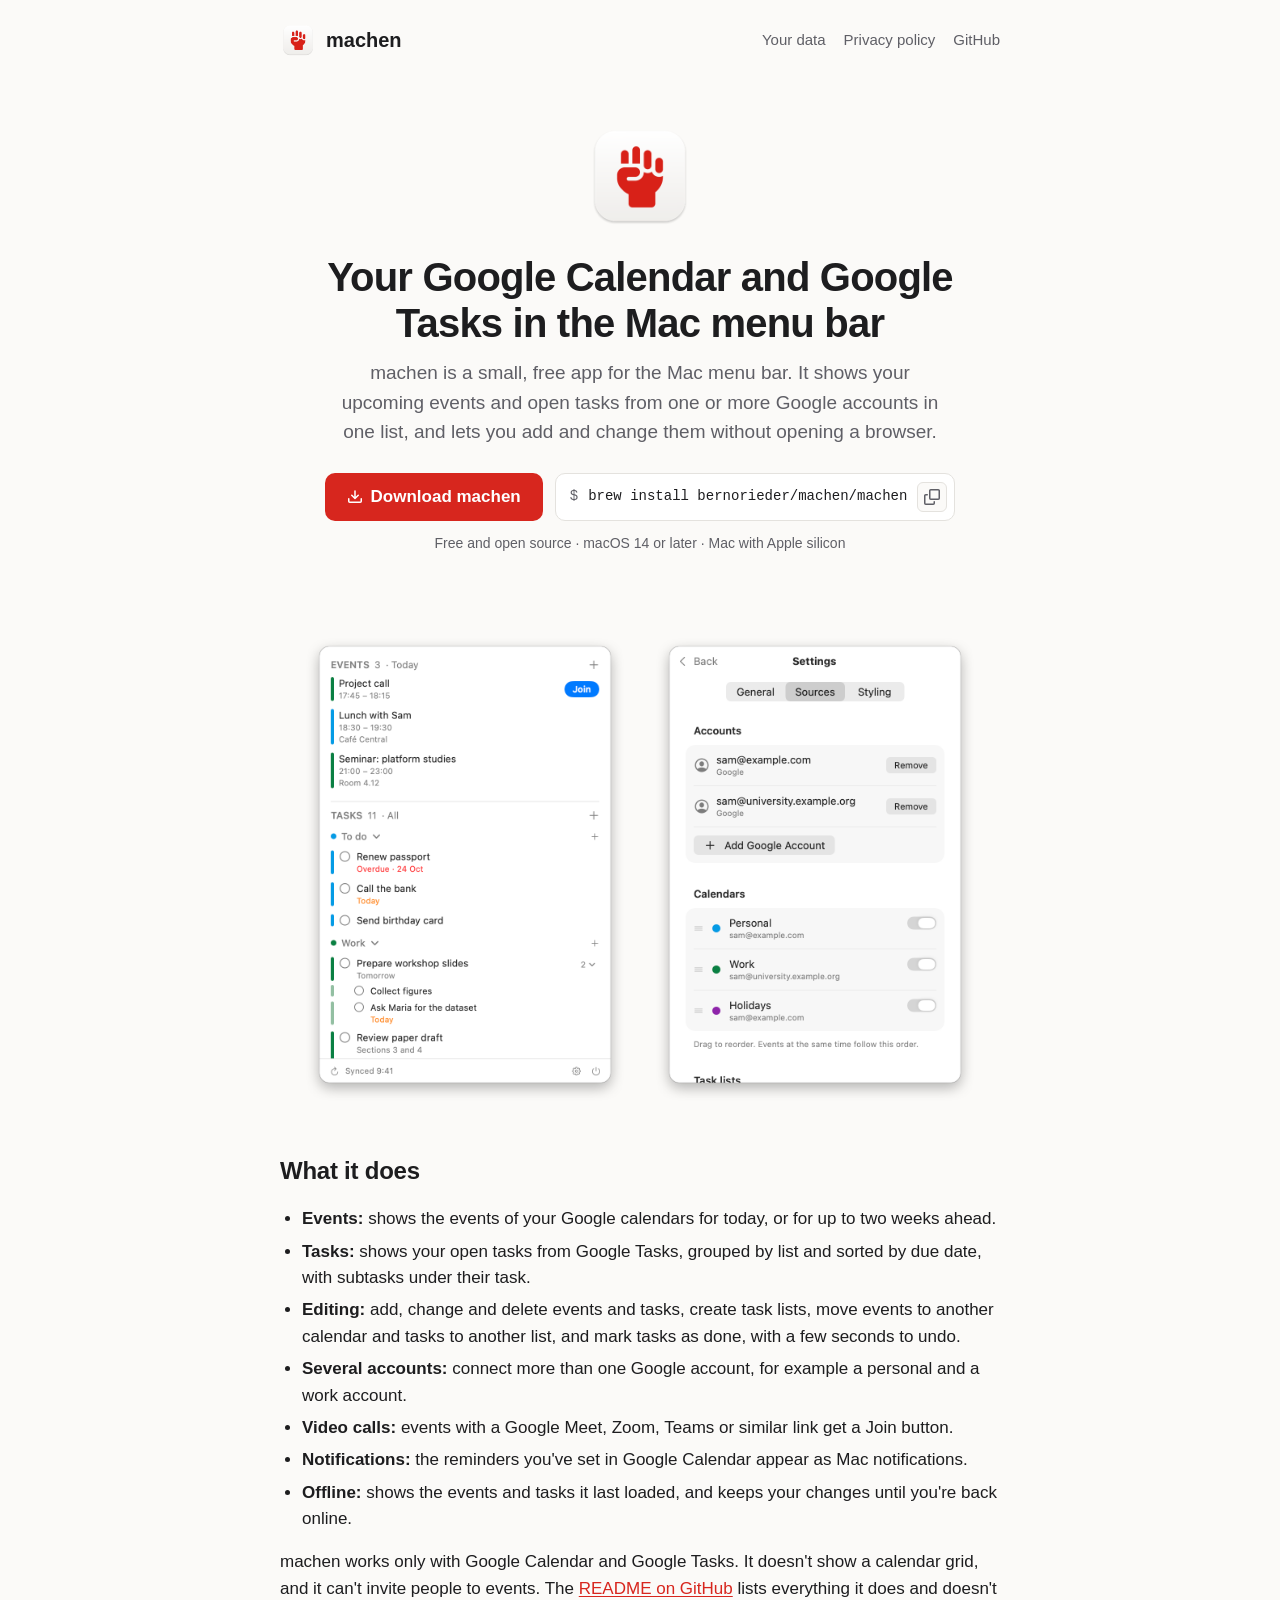
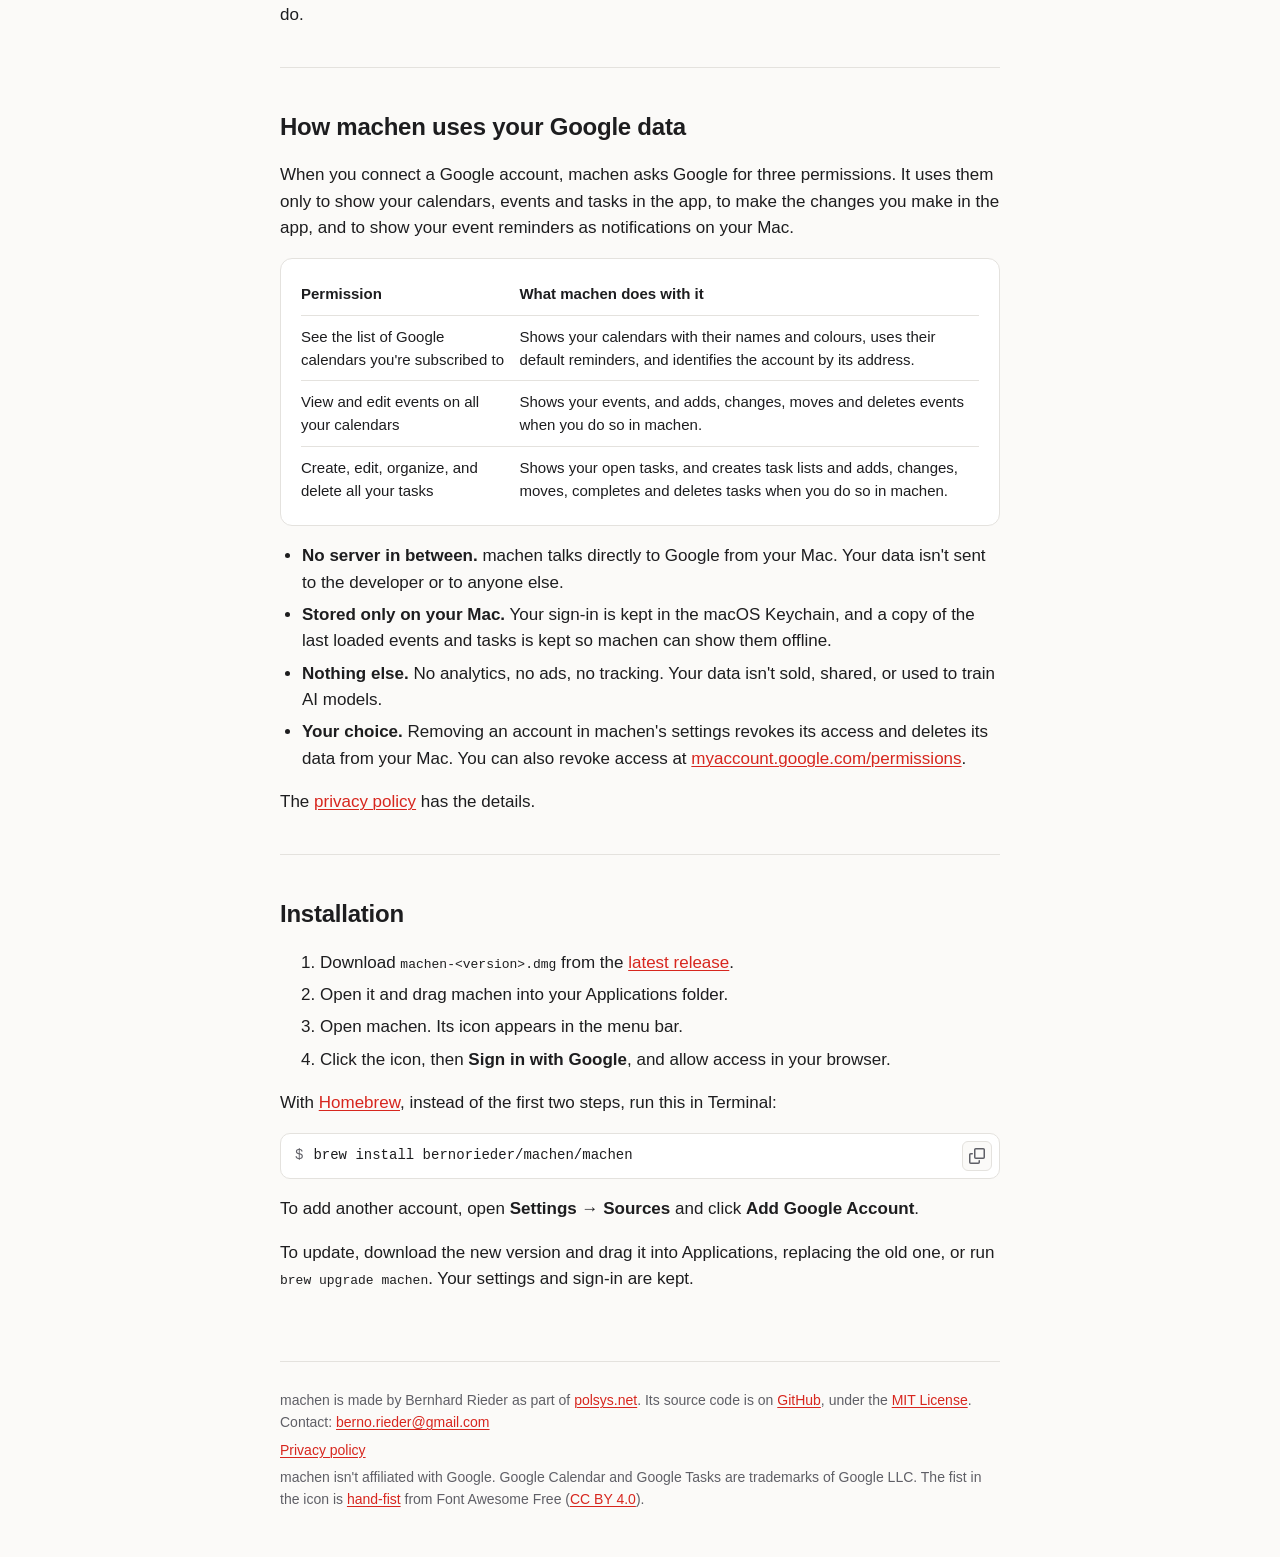
<file: docs/index.html>
<!doctype html>
<html lang="en">
<head>
  <meta charset="utf-8">
  <meta name="viewport" content="width=device-width, initial-scale=1">
  <title>machen – Google Calendar and Google Tasks in the Mac menu bar</title>
  <meta name="description" content="machen is a free Mac menu bar app that shows your Google Calendar events and Google Tasks in one list, and lets you add and change them.">
  <link rel="icon" href="icon.png">
  <link rel="stylesheet" href="site.css">
</head>
<body>
  <div class="wrap">
    <header class="site">
      <a class="brand" href="./"><img src="icon.png" alt="">machen</a>
      <nav>
        <a href="#your-google-data">Your data</a>
        <a href="privacy.html">Privacy policy</a>
        <a href="https://github.com/bernorieder/machen">GitHub</a>
      </nav>
    </header>

    <main>
      <div class="hero">
        <img class="icon" src="icon.png" alt="machen app icon: a red raised fist on a white tile">
        <h1>Your Google Calendar and Google Tasks in the Mac menu bar</h1>
        <p class="lead">machen is a small, free app for the Mac menu bar. It shows your upcoming events and open tasks from one or more Google accounts in one list, and lets you add and change them without opening a browser.</p>
        <div class="get">
          <a class="button" href="https://github.com/bernorieder/machen/releases/latest"><svg viewBox="0 0 16 16" aria-hidden="true"><path d="M2.75 14A1.75 1.75 0 0 1 1 12.25v-2.5a.75.75 0 0 1 1.5 0v2.5c0 .138.112.25.25.25h10.5a.25.25 0 0 0 .25-.25v-2.5a.75.75 0 0 1 1.5 0v2.5A1.75 1.75 0 0 1 13.25 14Z"/><path d="M7.25 7.689V2a.75.75 0 0 1 1.5 0v5.689l1.97-1.969a.749.749 0 1 1 1.06 1.06l-3.25 3.25a.749.749 0 0 1-1.06 0L4.22 6.78a.749.749 0 1 1 1.06-1.06l1.97 1.969Z"/></svg>Download machen</a>
          <span class="command" title="Install with Homebrew"><span class="prompt" aria-hidden="true">$</span><code>brew install bernorieder/machen/machen</code></span>
        </div>
        <p class="small">Free and open source · macOS 14 or later · Mac with Apple silicon</p>
      </div>

      <div class="shots">
        <picture>
          <source srcset="screenshots/agenda-dark.png" media="(prefers-color-scheme: dark)">
          <img src="screenshots/agenda-light.png" width="408" height="588" alt="machen's list: today's events, then open tasks grouped by list, with subtasks indented">
        </picture>
        <picture>
          <source srcset="screenshots/settings-sources-dark.png" media="(prefers-color-scheme: dark)">
          <img src="screenshots/settings-sources.png" width="408" height="588" alt="machen's settings: two Google accounts, then calendars and task lists with switches and colours">
        </picture>
      </div>

      <section>
        <h2>What it does</h2>
        <ul>
          <li><strong>Events:</strong> shows the events of your Google calendars for today, or for up to two weeks ahead.</li>
          <li><strong>Tasks:</strong> shows your open tasks from Google Tasks, grouped by list and sorted by due date, with subtasks under their task.</li>
          <li><strong>Editing:</strong> add, change and delete events and tasks, create task lists, move events to another calendar and tasks to another list, and mark tasks as done, with a few seconds to undo.</li>
          <li><strong>Several accounts:</strong> connect more than one Google account, for example a personal and a work account.</li>
          <li><strong>Video calls:</strong> events with a Google Meet, Zoom, Teams or similar link get a Join button.</li>
          <li><strong>Notifications:</strong> the reminders you've set in Google Calendar appear as Mac notifications.</li>
          <li><strong>Offline:</strong> shows the events and tasks it last loaded, and keeps your changes until you're back online.</li>
        </ul>
        <p>machen works only with Google Calendar and Google Tasks. It doesn't show a calendar grid, and it can't invite people to events. The <a href="https://github.com/bernorieder/machen#readme">README on GitHub</a> lists everything it does and doesn't do.</p>
      </section>

      <section id="your-google-data">
        <h2>How machen uses your Google data</h2>
        <p>When you connect a Google account, machen asks Google for three permissions. It uses them only to show your calendars, events and tasks in the app, to make the changes you make in the app, and to show your event reminders as notifications on your Mac.</p>
        <div class="panel">
          <table>
            <thead><tr><th>Permission</th><th>What machen does with it</th></tr></thead>
            <tbody>
              <tr><td>See the list of Google calendars you're subscribed to</td><td>Shows your calendars with their names and colours, uses their default reminders, and identifies the account by its address.</td></tr>
              <tr><td>View and edit events on all your calendars</td><td>Shows your events, and adds, changes, moves and deletes events when you do so in machen.</td></tr>
              <tr><td>Create, edit, organize, and delete all your tasks</td><td>Shows your open tasks, and creates task lists and adds, changes, moves, completes and deletes tasks when you do so in machen.</td></tr>
            </tbody>
          </table>
        </div>
        <ul>
          <li><strong>No server in between.</strong> machen talks directly to Google from your Mac. Your data isn't sent to the developer or to anyone else.</li>
          <li><strong>Stored only on your Mac.</strong> Your sign-in is kept in the macOS Keychain, and a copy of the last loaded events and tasks is kept so machen can show them offline.</li>
          <li><strong>Nothing else.</strong> No analytics, no ads, no tracking. Your data isn't sold, shared, or used to train AI models.</li>
          <li><strong>Your choice.</strong> Removing an account in machen's settings revokes its access and deletes its data from your Mac. You can also revoke access at <a href="https://myaccount.google.com/permissions">myaccount.google.com/permissions</a>.</li>
        </ul>
        <p>The <a href="privacy.html">privacy policy</a> has the details.</p>
      </section>

      <section>
        <h2>Installation</h2>
        <ol>
          <li>Download <code>machen-&lt;version&gt;.dmg</code> from the <a href="https://github.com/bernorieder/machen/releases/latest">latest release</a>.</li>
          <li>Open it and drag machen into your Applications folder.</li>
          <li>Open machen. Its icon appears in the menu bar.</li>
          <li>Click the icon, then <strong>Sign in with Google</strong>, and allow access in your browser.</li>
        </ol>
        <p>With <a href="https://brew.sh">Homebrew</a>, instead of the first two steps, run this in Terminal:</p>
        <div class="command block"><span class="prompt" aria-hidden="true">$</span><code>brew install bernorieder/machen/machen</code></div>
        <p>To add another account, open <strong>Settings → Sources</strong> and click <strong>Add Google Account</strong>.</p>
        <p>To update, download the new version and drag it into Applications, replacing the old one, or run <code>brew upgrade machen</code>. Your settings and sign-in are kept.</p>
      </section>
    </main>

    <footer class="site">
      <p>machen is made by Bernhard Rieder as part of <a href="https://polsys.net">polsys.net</a>. Its source code is on <a href="https://github.com/bernorieder/machen">GitHub</a>, under the <a href="https://github.com/bernorieder/machen/blob/main/LICENSE">MIT License</a>. Contact: <a href="mailto:berno.rieder@gmail.com">berno.rieder@gmail.com</a></p>
      <p><a href="privacy.html">Privacy policy</a></p>
      <p>machen isn't affiliated with Google. Google Calendar and Google Tasks are trademarks of Google LLC. The fist in the icon is <a href="https://fontawesome.com/icons/hand-fist?s=solid">hand-fist</a> from Font Awesome Free (<a href="https://creativecommons.org/licenses/by/4.0/">CC BY 4.0</a>).</p>
    </footer>
  </div>
  <script>
    // Adds a copy button to each command, which shows a check mark for a moment once it has copied.
    // Without the script, a click on the command still selects all of it.
    /* The icons here and in the Download button are copy-16, check-16 and download-16 from GitHub's
       Octicons (https://github.com/primer/octicons), under this license:

       MIT License

       Copyright (c) 2026 GitHub Inc.

       Permission is hereby granted, free of charge, to any person obtaining a copy
       of this software and associated documentation files (the "Software"), to deal
       in the Software without restriction, including without limitation the rights
       to use, copy, modify, merge, publish, distribute, sublicense, and/or sell
       copies of the Software, and to permit persons to whom the Software is
       furnished to do so, subject to the following conditions:

       The above copyright notice and this permission notice shall be included in all
       copies or substantial portions of the Software.

       THE SOFTWARE IS PROVIDED "AS IS", WITHOUT WARRANTY OF ANY KIND, EXPRESS OR
       IMPLIED, INCLUDING BUT NOT LIMITED TO THE WARRANTIES OF MERCHANTABILITY,
       FITNESS FOR A PARTICULAR PURPOSE AND NONINFRINGEMENT. IN NO EVENT SHALL THE
       AUTHORS OR COPYRIGHT HOLDERS BE LIABLE FOR ANY CLAIM, DAMAGES OR OTHER
       LIABILITY, WHETHER IN AN ACTION OF CONTRACT, TORT OR OTHERWISE, ARISING FROM,
       OUT OF OR IN CONNECTION WITH THE SOFTWARE OR THE USE OR OTHER DEALINGS IN THE
       SOFTWARE. */
    const icons = '<svg class="clipboard" viewBox="0 0 16 16"><path d="M0 6.75C0 5.784.784 5 1.75 5h1.5a.75.75 0 0 1 0 1.5h-1.5a.25.25 0 0 0-.25.25v7.5c0 .138.112.25.25.25h7.5a.25.25 0 0 0 .25-.25v-1.5a.75.75 0 0 1 1.5 0v1.5A1.75 1.75 0 0 1 9.25 16h-7.5A1.75 1.75 0 0 1 0 14.25Z"/><path d="M5 1.75C5 .784 5.784 0 6.75 0h7.5C15.216 0 16 .784 16 1.75v7.5A1.75 1.75 0 0 1 14.25 11h-7.5A1.75 1.75 0 0 1 5 9.25Zm1.75-.25a.25.25 0 0 0-.25.25v7.5c0 .138.112.25.25.25h7.5a.25.25 0 0 0 .25-.25v-7.5a.25.25 0 0 0-.25-.25Z"/></svg>'
      + '<svg class="check" viewBox="0 0 16 16"><path d="M13.78 4.22a.75.75 0 0 1 0 1.06l-7.25 7.25a.75.75 0 0 1-1.06 0L2.22 9.28a.751.751 0 0 1 .018-1.042.751.751 0 0 1 1.042-.018L6 10.94l6.72-6.72a.75.75 0 0 1 1.06 0Z"/></svg>';
    for (const command of document.querySelectorAll('.command')) {
      const code = command.querySelector('code');
      const button = document.createElement('button');
      button.type = 'button';
      button.className = 'copy';
      button.title = 'Copy';
      button.setAttribute('aria-label', 'Copy the command');
      button.innerHTML = icons;
      button.addEventListener('click', async () => {
        try {
          await navigator.clipboard.writeText(code.textContent);
        } catch {
          getSelection().selectAllChildren(code);
          return;
        }
        button.classList.add('copied');
        button.title = 'Copied';
        clearTimeout(button.reset);
        button.reset = setTimeout(() => {
          button.classList.remove('copied');
          button.title = 'Copy';
        }, 1500);
      });
      command.append(button);
    }
  </script>
</body>
</html>
</file>
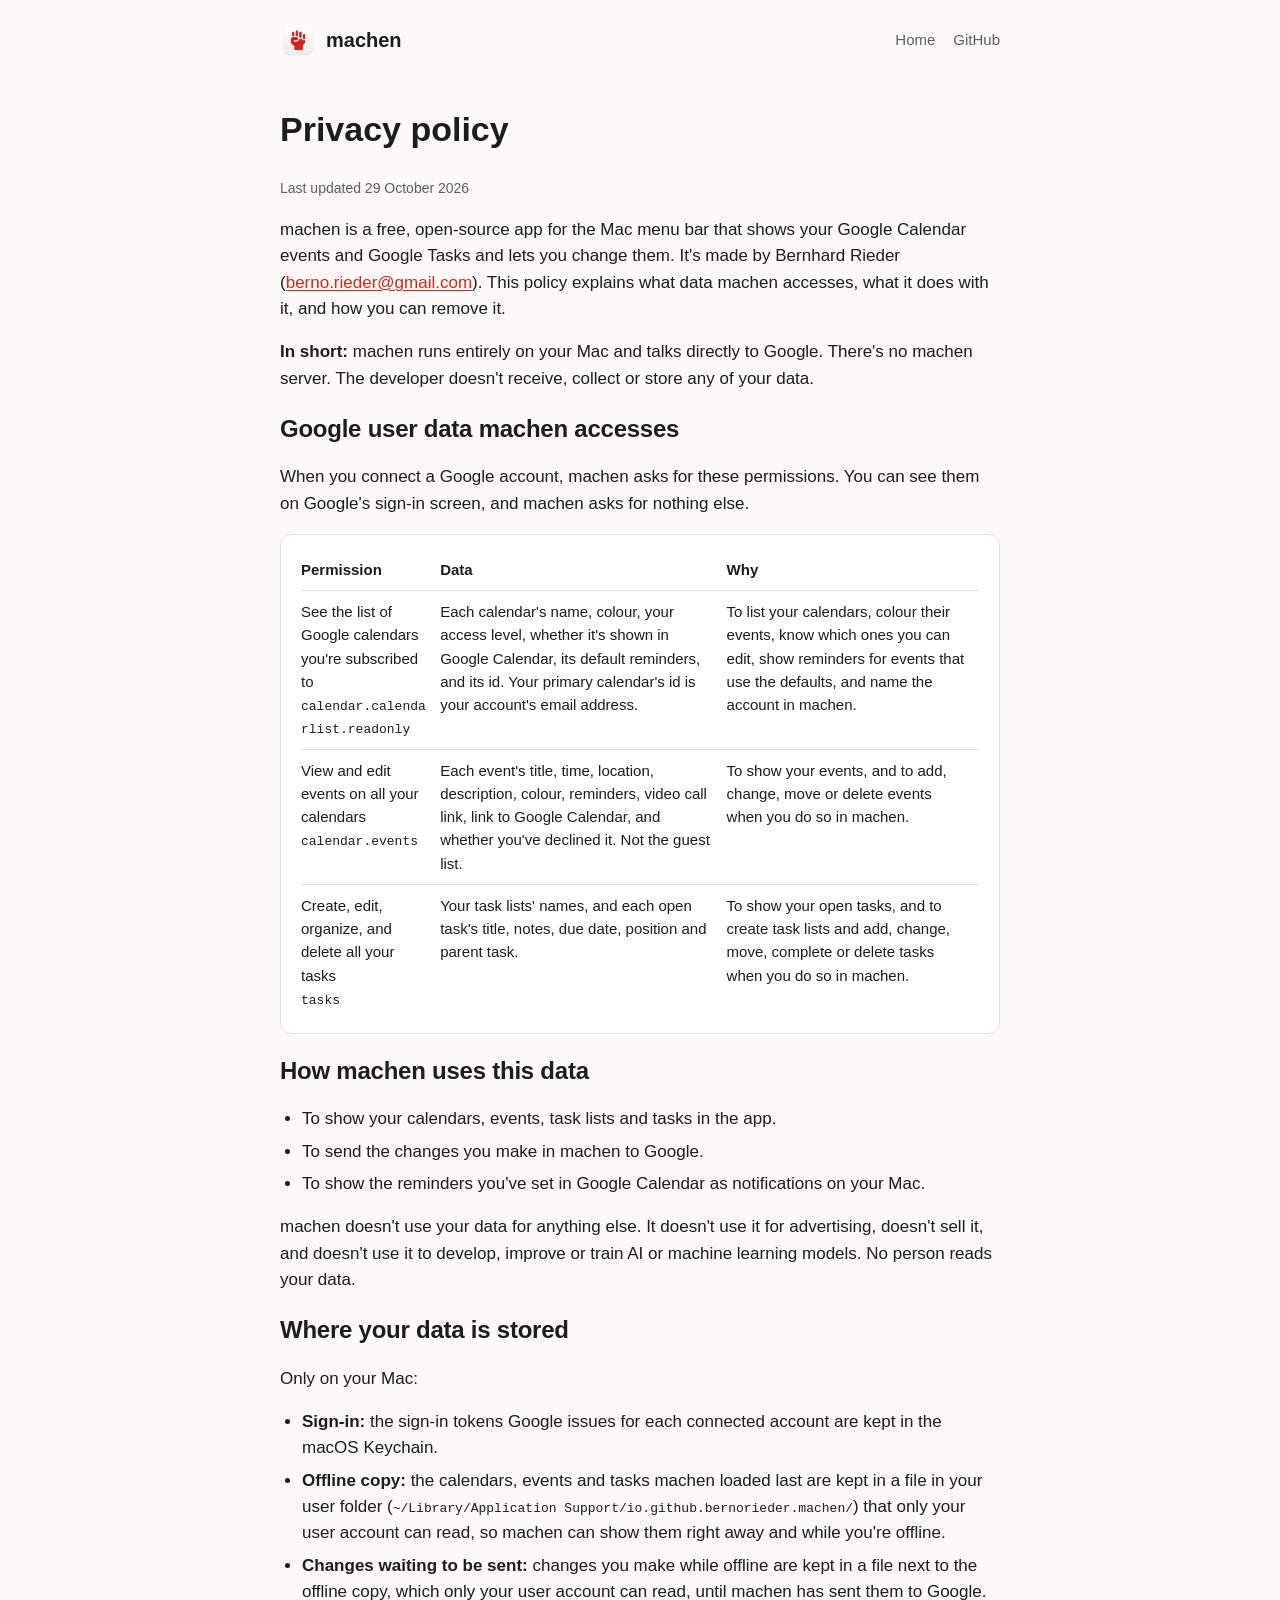
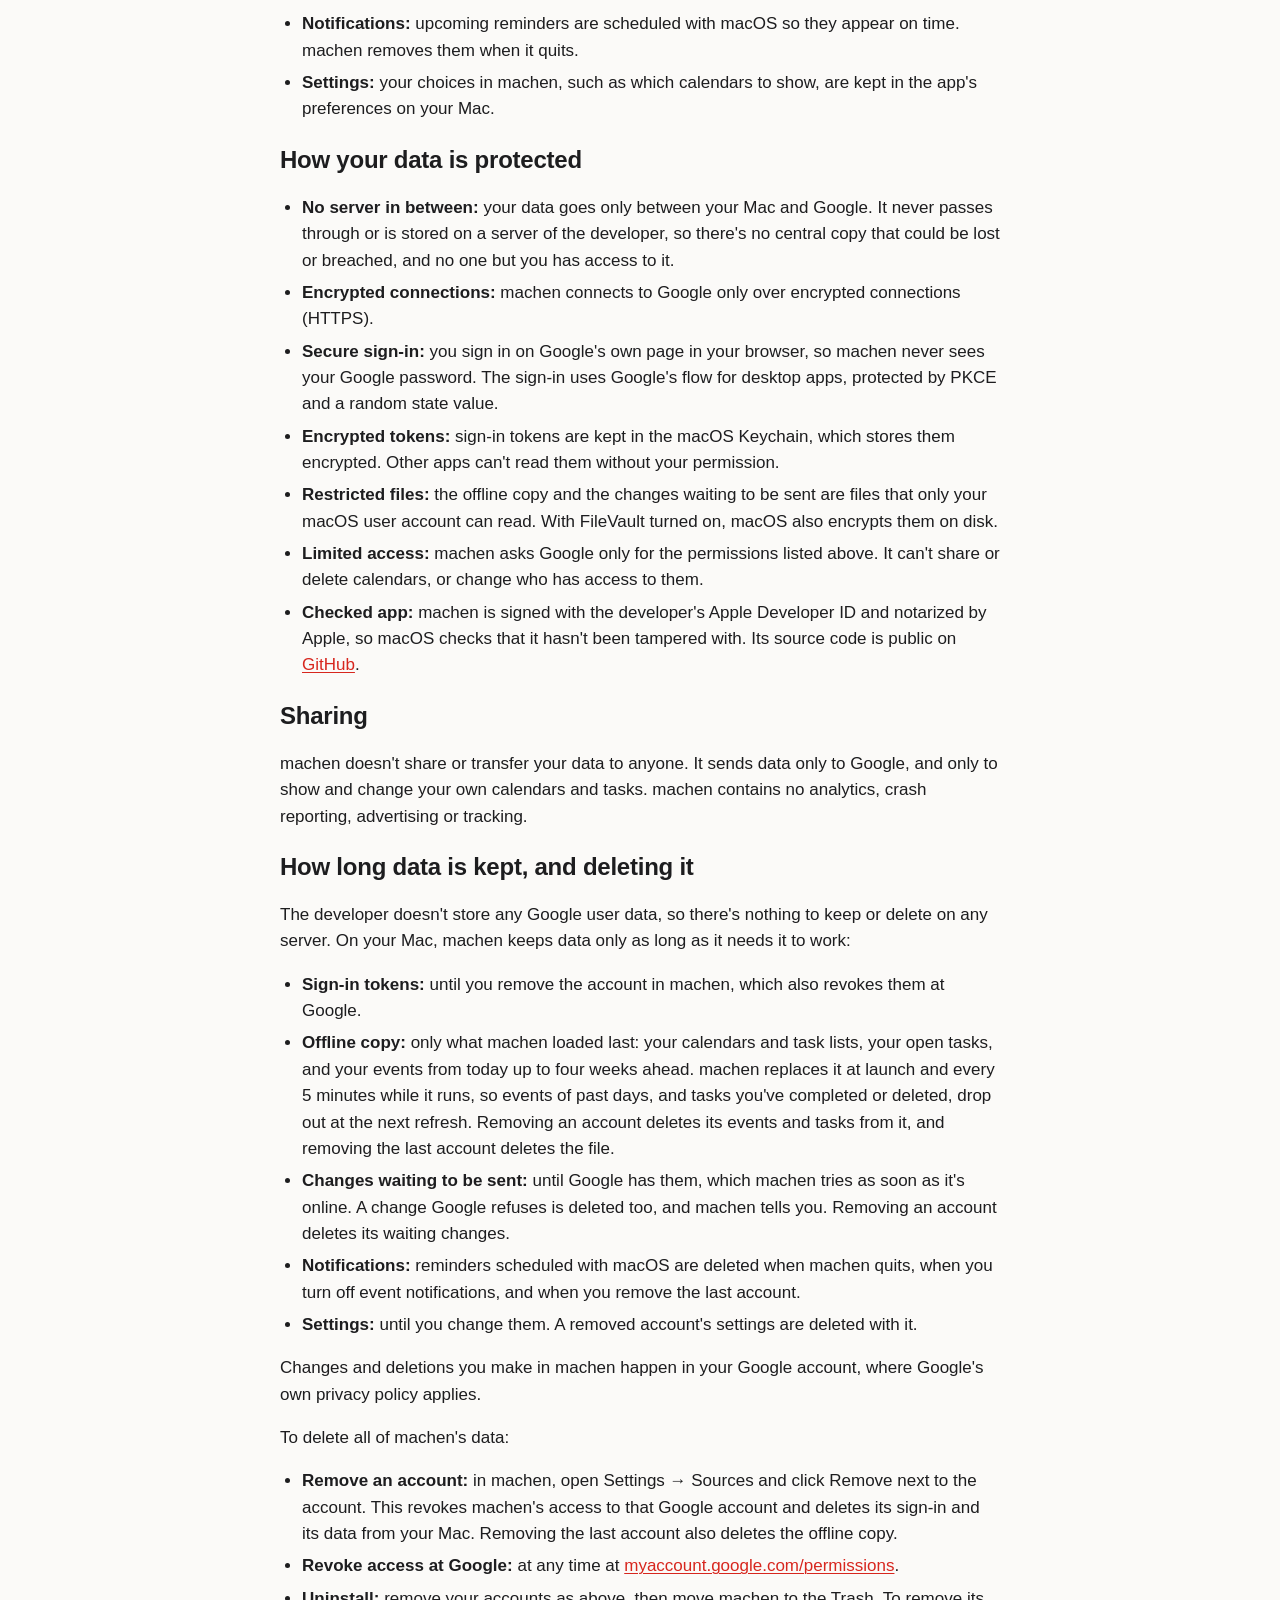
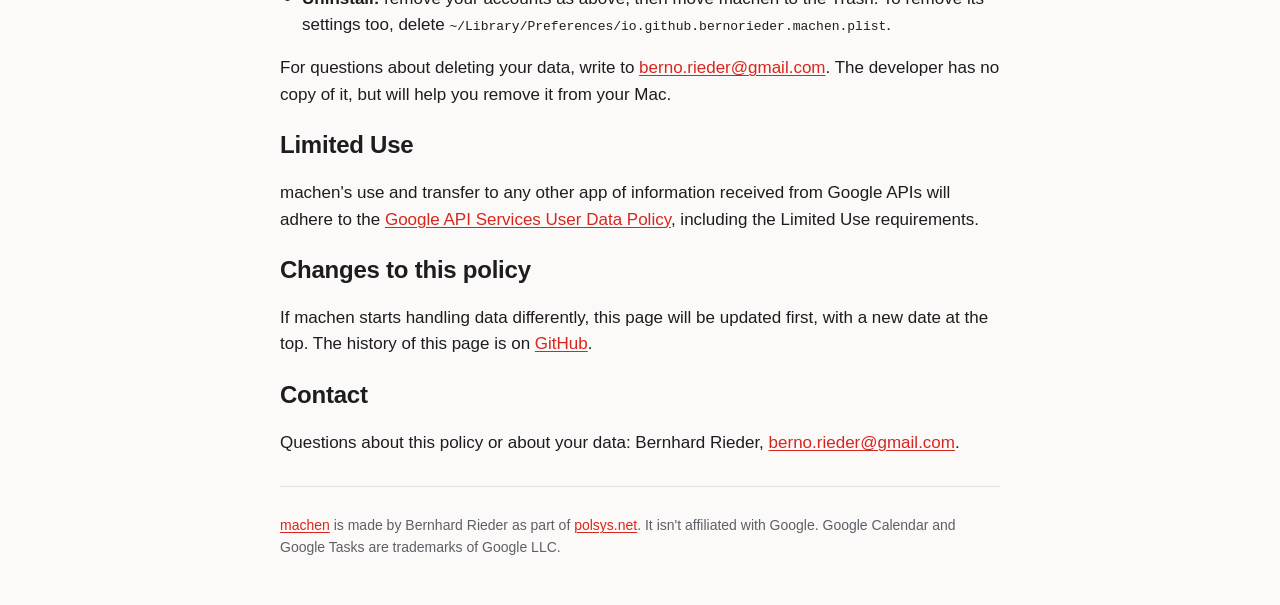
<file: docs/privacy.html>
<!doctype html>
<html lang="en">
<head>
  <meta charset="utf-8">
  <meta name="viewport" content="width=device-width, initial-scale=1">
  <title>Privacy policy – machen</title>
  <meta name="description" content="How machen, a Mac menu bar app for Google Calendar and Google Tasks, handles your data.">
  <link rel="icon" href="icon.png">
  <link rel="stylesheet" href="site.css">
</head>
<body>
  <div class="wrap">
    <header class="site">
      <a class="brand" href="./"><img src="icon.png" alt="">machen</a>
      <nav>
        <a href="./">Home</a>
        <a href="https://github.com/bernorieder/machen">GitHub</a>
      </nav>
    </header>

    <main>
      <h1>Privacy policy</h1>
      <p class="small">Last updated 29 October 2026</p>

      <p>machen is a free, open-source app for the Mac menu bar that shows your Google Calendar events and Google Tasks and lets you change them. It's made by Bernhard Rieder (<a href="mailto:berno.rieder@gmail.com">berno.rieder@gmail.com</a>). This policy explains what data machen accesses, what it does with it, and how you can remove it.</p>

      <p><strong>In short:</strong> machen runs entirely on your Mac and talks directly to Google. There's no machen server. The developer doesn't receive, collect or store any of your data.</p>

      <h2>Google user data machen accesses</h2>
      <p>When you connect a Google account, machen asks for these permissions. You can see them on Google's sign-in screen, and machen asks for nothing else.</p>
      <div class="panel">
        <table>
          <thead><tr><th>Permission</th><th>Data</th><th>Why</th></tr></thead>
          <tbody>
            <tr>
              <td>See the list of Google calendars you're subscribed to<br><code>calendar.calendarlist.readonly</code></td>
              <td>Each calendar's name, colour, your access level, whether it's shown in Google Calendar, its default reminders, and its id. Your primary calendar's id is your account's email address.</td>
              <td>To list your calendars, colour their events, know which ones you can edit, show reminders for events that use the defaults, and name the account in machen.</td>
            </tr>
            <tr>
              <td>View and edit events on all your calendars<br><code>calendar.events</code></td>
              <td>Each event's title, time, location, description, colour, reminders, video call link, link to Google Calendar, and whether you've declined it. Not the guest list.</td>
              <td>To show your events, and to add, change, move or delete events when you do so in machen.</td>
            </tr>
            <tr>
              <td>Create, edit, organize, and delete all your tasks<br><code>tasks</code></td>
              <td>Your task lists' names, and each open task's title, notes, due date, position and parent task.</td>
              <td>To show your open tasks, and to create task lists and add, change, move, complete or delete tasks when you do so in machen.</td>
            </tr>
          </tbody>
        </table>
      </div>

      <h2>How machen uses this data</h2>
      <ul>
        <li>To show your calendars, events, task lists and tasks in the app.</li>
        <li>To send the changes you make in machen to Google.</li>
        <li>To show the reminders you've set in Google Calendar as notifications on your Mac.</li>
      </ul>
      <p>machen doesn't use your data for anything else. It doesn't use it for advertising, doesn't sell it, and doesn't use it to develop, improve or train AI or machine learning models. No person reads your data.</p>

      <h2>Where your data is stored</h2>
      <p>Only on your Mac:</p>
      <ul>
        <li><strong>Sign-in:</strong> the sign-in tokens Google issues for each connected account are kept in the macOS Keychain.</li>
        <li><strong>Offline copy:</strong> the calendars, events and tasks machen loaded last are kept in a file in your user folder (<code>~/Library/Application Support/io.github.bernorieder.machen/</code>) that only your user account can read, so machen can show them right away and while you're offline.</li>
        <li><strong>Changes waiting to be sent:</strong> changes you make while offline are kept in a file next to the offline copy, which only your user account can read, until machen has sent them to Google.</li>
        <li><strong>Notifications:</strong> upcoming reminders are scheduled with macOS so they appear on time. machen removes them when it quits.</li>
        <li><strong>Settings:</strong> your choices in machen, such as which calendars to show, are kept in the app's preferences on your Mac.</li>
      </ul>

      <h2>How your data is protected</h2>
      <ul>
        <li><strong>No server in between:</strong> your data goes only between your Mac and Google. It never passes through or is stored on a server of the developer, so there's no central copy that could be lost or breached, and no one but you has access to it.</li>
        <li><strong>Encrypted connections:</strong> machen connects to Google only over encrypted connections (HTTPS).</li>
        <li><strong>Secure sign-in:</strong> you sign in on Google's own page in your browser, so machen never sees your Google password. The sign-in uses Google's flow for desktop apps, protected by PKCE and a random state value.</li>
        <li><strong>Encrypted tokens:</strong> sign-in tokens are kept in the macOS Keychain, which stores them encrypted. Other apps can't read them without your permission.</li>
        <li><strong>Restricted files:</strong> the offline copy and the changes waiting to be sent are files that only your macOS user account can read. With FileVault turned on, macOS also encrypts them on disk.</li>
        <li><strong>Limited access:</strong> machen asks Google only for the permissions listed above. It can't share or delete calendars, or change who has access to them.</li>
        <li><strong>Checked app:</strong> machen is signed with the developer's Apple Developer ID and notarized by Apple, so macOS checks that it hasn't been tampered with. Its source code is public on <a href="https://github.com/bernorieder/machen">GitHub</a>.</li>
      </ul>

      <h2>Sharing</h2>
      <p>machen doesn't share or transfer your data to anyone. It sends data only to Google, and only to show and change your own calendars and tasks. machen contains no analytics, crash reporting, advertising or tracking.</p>

      <h2>How long data is kept, and deleting it</h2>
      <p>The developer doesn't store any Google user data, so there's nothing to keep or delete on any server. On your Mac, machen keeps data only as long as it needs it to work:</p>
      <ul>
        <li><strong>Sign-in tokens:</strong> until you remove the account in machen, which also revokes them at Google.</li>
        <li><strong>Offline copy:</strong> only what machen loaded last: your calendars and task lists, your open tasks, and your events from today up to four weeks ahead. machen replaces it at launch and every 5 minutes while it runs, so events of past days, and tasks you've completed or deleted, drop out at the next refresh. Removing an account deletes its events and tasks from it, and removing the last account deletes the file.</li>
        <li><strong>Changes waiting to be sent:</strong> until Google has them, which machen tries as soon as it's online. A change Google refuses is deleted too, and machen tells you. Removing an account deletes its waiting changes.</li>
        <li><strong>Notifications:</strong> reminders scheduled with macOS are deleted when machen quits, when you turn off event notifications, and when you remove the last account.</li>
        <li><strong>Settings:</strong> until you change them. A removed account's settings are deleted with it.</li>
      </ul>
      <p>Changes and deletions you make in machen happen in your Google account, where Google's own privacy policy applies.</p>
      <p>To delete all of machen's data:</p>
      <ul>
        <li><strong>Remove an account:</strong> in machen, open Settings → Sources and click Remove next to the account. This revokes machen's access to that Google account and deletes its sign-in and its data from your Mac. Removing the last account also deletes the offline copy.</li>
        <li><strong>Revoke access at Google:</strong> at any time at <a href="https://myaccount.google.com/permissions">myaccount.google.com/permissions</a>.</li>
        <li><strong>Uninstall:</strong> remove your accounts as above, then move machen to the Trash. To remove its settings too, delete <code>~/Library/Preferences/io.github.bernorieder.machen.plist</code>.</li>
      </ul>
      <p>For questions about deleting your data, write to <a href="mailto:berno.rieder@gmail.com">berno.rieder@gmail.com</a>. The developer has no copy of it, but will help you remove it from your Mac.</p>

      <h2>Limited Use</h2>
      <p>machen's use and transfer to any other app of information received from Google APIs will adhere to the <a href="https://developers.google.com/terms/api-services-user-data-policy">Google API Services User Data Policy</a>, including the Limited Use requirements.</p>

      <h2>Changes to this policy</h2>
      <p>If machen starts handling data differently, this page will be updated first, with a new date at the top. The history of this page is on <a href="https://github.com/bernorieder/machen/commits/main/docs/privacy.html">GitHub</a>.</p>

      <h2>Contact</h2>
      <p>Questions about this policy or about your data: Bernhard Rieder, <a href="mailto:berno.rieder@gmail.com">berno.rieder@gmail.com</a>.</p>
    </main>

    <footer class="site">
      <p><a href="./">machen</a> is made by Bernhard Rieder as part of <a href="https://polsys.net">polsys.net</a>. It isn't affiliated with Google. Google Calendar and Google Tasks are trademarks of Google LLC.</p>
    </footer>
  </div>
</body>
</html>
</file>
<file: docs/site.css>
/* Styles for machen.polsys.net (index.html and privacy.html), served by GitHub Pages from docs/ */

:root {
  --bg: #fbfaf8;
  --text: #1d1d1f;
  --muted: #5f5f66;
  --line: #e4e2de;
  --panel: #ffffff;
  --accent: #d7261e;
  --accent-text: #ffffff;
  --ok: #1a7f37;
  color-scheme: light dark;
}

@media (prefers-color-scheme: dark) {
  :root {
    --bg: #1b1b1d;
    --text: #f2f2f4;
    --muted: #a2a2aa;
    --line: #34343a;
    --panel: #242427;
    --accent: #f0544c;
    --accent-text: #1b1b1d;
    --ok: #3fb950;
  }
}

* { box-sizing: border-box; }

body {
  margin: 0;
  background: var(--bg);
  color: var(--text);
  font: 17px/1.55 -apple-system, BlinkMacSystemFont, "Segoe UI", Helvetica, Arial, sans-serif;
  -webkit-font-smoothing: antialiased;
}

a { color: var(--accent); text-decoration-thickness: 1px; text-underline-offset: 2px; }

.wrap { max-width: 760px; margin: 0 auto; padding: 0 20px; }

header.site {
  display: flex;
  align-items: center;
  justify-content: space-between;
  gap: 16px;
  padding: 22px 0;
}

.brand {
  display: flex;
  align-items: center;
  gap: 10px;
  color: var(--text);
  text-decoration: none;
  font-weight: 600;
  font-size: 20px;
}

.brand img { width: 36px; height: 36px; }

nav { display: flex; gap: 18px; font-size: 15px; }
nav a { color: var(--muted); text-decoration: none; }
nav a:hover { color: var(--text); }

.hero { padding: 40px 0 28px; text-align: center; }
.hero img.icon { width: 112px; height: 112px; }
.hero h1 { font-size: 40px; line-height: 1.15; margin: 14px 0 12px; letter-spacing: -0.02em; }
.hero p.lead { font-size: 19px; color: var(--muted); max-width: 600px; margin: 0 auto 26px; }

.button {
  display: inline-flex;
  align-items: center;
  justify-content: center;
  gap: 8px;
  background: var(--accent);
  color: var(--accent-text);
  font-weight: 600;
  padding: 11px 22px;
  border-radius: 10px;
  text-decoration: none;
}
.button svg { width: 16px; height: 16px; fill: currentColor; }

.small { font-size: 14px; color: var(--muted); }
.hero .small { margin-top: 12px; }

/* The download button and the Homebrew command side by side, at the same height; on a narrow
   screen the command goes under the button. */
.get {
  display: flex;
  flex-wrap: wrap;
  justify-content: center;
  gap: 12px;
}

/* A command to copy, such as Homebrew's, after a $ prompt: one click selects all of it, and the
   script in index.html adds a copy button. Next to the download button, and a full-width box
   (.block) in the installation steps. */
.command {
  display: inline-flex;
  align-items: center;
  gap: 10px;
  max-width: 100%;
  background: var(--panel);
  border: 1px solid var(--line);
  border-radius: 10px;
  padding: 7px 14px;
  text-align: left;
}
.command:has(.copy) { padding-right: 7px; }
.command .prompt { font: 14px/1.4 ui-monospace, Menlo, monospace; color: var(--muted); user-select: none; -webkit-user-select: none; }
.command code {
  flex: 1;
  font-size: 14px;
  min-width: 0;
  color: var(--text);
  user-select: all;
  -webkit-user-select: all;
}
.command.block {
  display: flex;
  margin: 12px 0 16px;
}

.copy {
  flex: none;
  display: grid;
  place-items: center;
  width: 30px;
  height: 30px;
  padding: 0;
  border: 1px solid var(--line);
  border-radius: 6px;
  background: var(--bg);
  color: var(--muted);
  cursor: pointer;
}
.copy:hover { color: var(--text); border-color: var(--muted); }
.copy:focus-visible { outline: 2px solid var(--accent); outline-offset: 1px; }
.copy svg { width: 16px; height: 16px; fill: currentColor; }
.copy .check, .copy.copied .clipboard { display: none; }
.copy.copied .check { display: block; }
.copy.copied { color: var(--ok); }

.shots {
  display: flex;
  justify-content: center;
  gap: 20px;
  margin: 30px 0 10px;
}
.shots img { width: 100%; max-width: 330px; height: auto; display: block; }

section { padding: 22px 0; border-top: 1px solid var(--line); }
section:first-of-type { border-top: none; }

h2 { font-size: 24px; letter-spacing: -0.01em; margin: 18px 0 10px; }
h3 { font-size: 18px; margin: 22px 0 6px; }

ul { padding-left: 22px; }
li { margin: 6px 0; }

.panel {
  background: var(--panel);
  border: 1px solid var(--line);
  border-radius: 12px;
  padding: 4px 20px;
}

table { width: 100%; border-collapse: collapse; font-size: 15px; margin: 10px 0; }
th, td { text-align: left; vertical-align: top; padding: 9px 10px 9px 0; border-bottom: 1px solid var(--line); }
th { font-weight: 600; }
tr:last-child td { border-bottom: none; }
code { font: 13px/1.4 ui-monospace, Menlo, monospace; overflow-wrap: anywhere; }

footer.site {
  border-top: 1px solid var(--line);
  margin-top: 30px;
  padding: 22px 0 40px;
  font-size: 14px;
  color: var(--muted);
}
footer.site p { margin: 6px 0; }

@media (max-width: 600px) {
  body { font-size: 16px; }
  .hero h1 { font-size: 30px; }
  .hero p.lead { font-size: 17px; }
  .command, .command:has(.copy) { gap: 6px; padding: 6px 6px 6px 10px; }
  .command .prompt, .command code { font-size: 11.5px; }
  .shots { flex-direction: column; align-items: center; }
  nav { gap: 12px; }
  table, thead, tbody, tr, th, td { display: block; }
  thead { display: none; }
  td { border-bottom: none; padding: 2px 0; }
  td:first-child { font-weight: 600; }
  tr { border-bottom: 1px solid var(--line); padding: 8px 0; }
}
</file>
